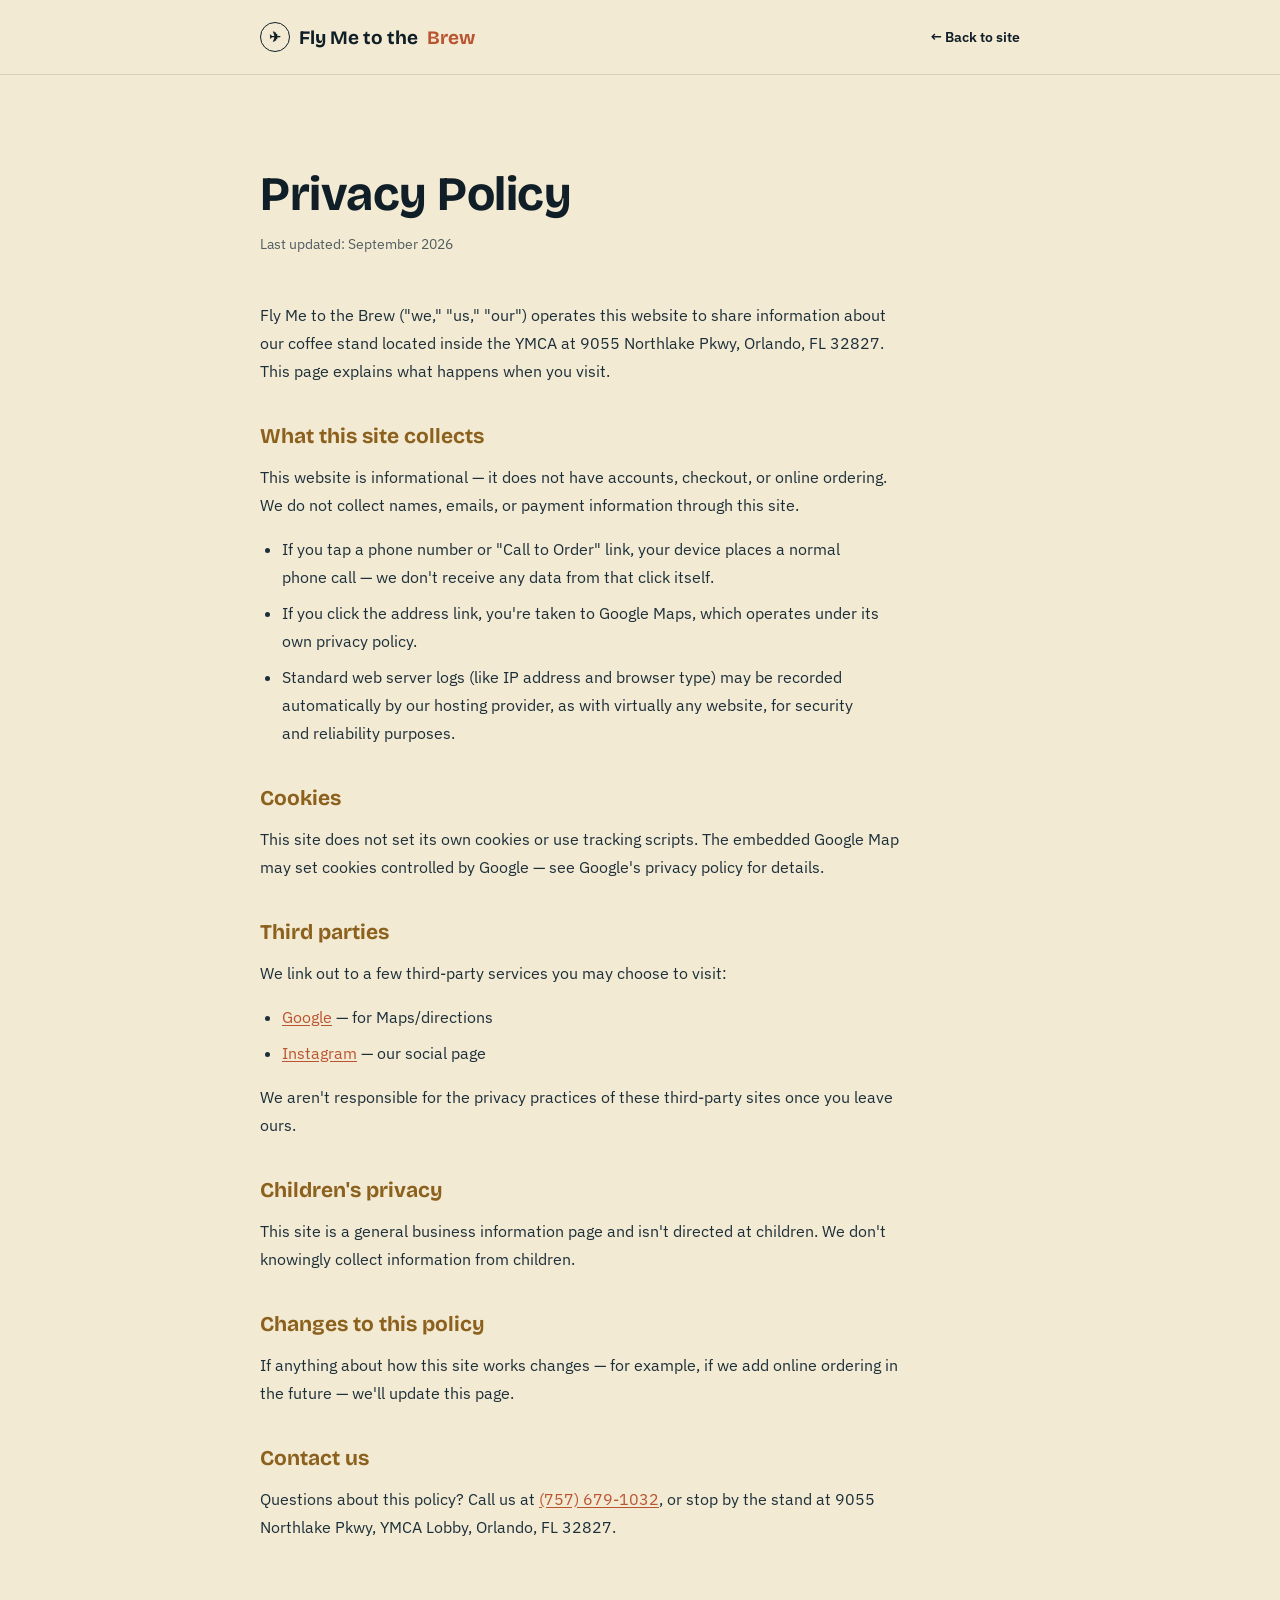
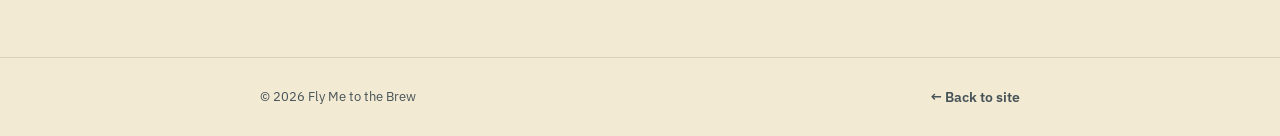
<file: privacy.html>
<!DOCTYPE html>
<html lang="en">
<head>
<meta charset="UTF-8">
<meta name="viewport" content="width=device-width, initial-scale=1.0">
<title>Privacy Policy — Fly Me to the Brew</title>
<meta name="description" content="Privacy policy for Fly Me to the Brew, the coffee stand inside the YMCA on Northlake Pkwy, Orlando, FL.">

<link rel="preconnect" href="https://fonts.googleapis.com">
<link rel="preconnect" href="https://fonts.gstatic.com" crossorigin>
<link href="https://fonts.googleapis.com/css2?family=Bricolage+Grotesque:opsz,wght@12..96,400;12..96,500;12..96,600;12..96,700;12..96,800&family=IBM+Plex+Sans:ital,wght@0,400;0,500;0,600;0,700;1,400&display=swap" rel="stylesheet">

<style>
*,*::before,*::after{box-sizing:border-box;margin:0;padding:0;}
html{scroll-behavior:smooth;}
a{color:inherit;text-decoration:none;}
ul{list-style:none;}

:root{
  --ink:#101f27;
  --ink-soft:#1c2f39;
  --cream:#f3ead4;
  --cream-dim:#e8dcbc;
  --paper:#faf4e4;
  --brass:#c08a2e;
  --brass-deep:#8c611e;
  --rust:#b95430;
  --line: rgba(16,31,39,0.12);
  --line-light: rgba(243,234,212,0.18);

  --f-display: 'Bricolage Grotesque', 'Avenir Next', Futura, sans-serif;
  --f-body: 'IBM Plex Sans', -apple-system, BlinkMacSystemFont, 'Segoe UI', sans-serif;
  --container: min(760px, 88vw);
  --ease: cubic-bezier(.2,.8,.2,1);
}

body{ font-family: var(--f-body); background: var(--cream); color: var(--ink); -webkit-font-smoothing: antialiased; }
.wrap{ width:var(--container); margin-inline:auto; }

header{ padding: 22px 0; border-bottom:1px solid var(--line); }
header .bar{ display:flex; align-items:center; justify-content:space-between; }
.logo{ font-family: var(--f-display); font-weight:700; font-size: 19px; display:flex; align-items:center; gap:9px; }
.logo .mark{ width:30px; height:30px; border-radius:50%; border:1.5px solid var(--ink); display:grid; place-items:center; font-size:14px; }
.logo .brew{ color: var(--rust); }
.back{ font-size:14px; font-weight:600; display:flex; align-items:center; gap:6px; }
.back:hover{ color: var(--rust); }

main{ padding: clamp(50px,8vw,90px) 0 100px; }
h1{ font-family: var(--f-display); font-weight:700; font-size: clamp(32px,5vw,48px); letter-spacing:-.01em; margin-bottom:10px; }
.updated{ font-size:13.5px; color: var(--ink-soft); opacity:.75; margin-bottom:44px; }
h2{ font-family: var(--f-display); font-weight:700; font-size: 21px; margin-top:38px; margin-bottom:14px; color: var(--brass-deep); }
p{ font-size:16px; line-height:1.75; color: var(--ink-soft); margin-bottom:16px; max-width:64ch; }
ul.list{ margin: 6px 0 16px 22px; }
ul.list li{ list-style: disc; font-size:16px; line-height:1.75; color: var(--ink-soft); margin-bottom:8px; max-width:60ch; }
a.link{ color: var(--rust); text-decoration:underline; text-underline-offset:2px; }
a.link:hover{ color: var(--brass-deep); }

footer{ border-top:1px solid var(--line); padding: 30px 0; }
.foot-row{ display:flex; justify-content:space-between; align-items:center; flex-wrap:wrap; gap:10px; font-size:13px; color: var(--ink-soft); opacity:.8; }
</style>
</head>
<body>

<header>
  <div class="wrap bar">
    <a href="index.html" class="logo"><span class="mark">✈</span>Fly Me to the <span class="brew">Brew</span></a>
    <a href="index.html" class="back">← Back to site</a>
  </div>
</header>

<main>
  <div class="wrap">
    <h1>Privacy Policy</h1>
    <p class="updated">Last updated: September 2026</p>

    <p>Fly Me to the Brew ("we," "us," "our") operates this website to share information about our coffee stand located inside the YMCA at 9055 Northlake Pkwy, Orlando, FL 32827. This page explains what happens when you visit.</p>

    <h2>What this site collects</h2>
    <p>This website is informational — it does not have accounts, checkout, or online ordering. We do not collect names, emails, or payment information through this site.</p>
    <ul class="list">
      <li>If you tap a phone number or "Call to Order" link, your device places a normal phone call — we don't receive any data from that click itself.</li>
      <li>If you click the address link, you're taken to Google Maps, which operates under its own privacy policy.</li>
      <li>Standard web server logs (like IP address and browser type) may be recorded automatically by our hosting provider, as with virtually any website, for security and reliability purposes.</li>
    </ul>

    <h2>Cookies</h2>
    <p>This site does not set its own cookies or use tracking scripts. The embedded Google Map may set cookies controlled by Google — see Google's privacy policy for details.</p>

    <h2>Third parties</h2>
    <p>We link out to a few third-party services you may choose to visit:</p>
    <ul class="list">
      <li><a class="link" href="https://www.google.com/policies/privacy/" target="_blank" rel="noopener">Google</a> — for Maps/directions</li>
      <li><a class="link" href="https://www.instagram.com/flyme2thebrew/" target="_blank" rel="noopener">Instagram</a> — our social page</li>
    </ul>
    <p>We aren't responsible for the privacy practices of these third-party sites once you leave ours.</p>

    <h2>Children's privacy</h2>
    <p>This site is a general business information page and isn't directed at children. We don't knowingly collect information from children.</p>

    <h2>Changes to this policy</h2>
    <p>If anything about how this site works changes — for example, if we add online ordering in the future — we'll update this page.</p>

    <h2>Contact us</h2>
    <p>Questions about this policy? Call us at <a class="link" href="tel:+17576791032">(757) 679-1032</a>, or stop by the stand at 9055 Northlake Pkwy, YMCA Lobby, Orlando, FL 32827.</p>
  </div>
</main>

<footer>
  <div class="wrap foot-row">
    <span>© <span id="year"></span> Fly Me to the Brew</span>
    <a href="index.html" class="back">← Back to site</a>
  </div>
</footer>

<script>document.getElementById('year').textContent = new Date().getFullYear();</script>
</body>
</html>
</file>
